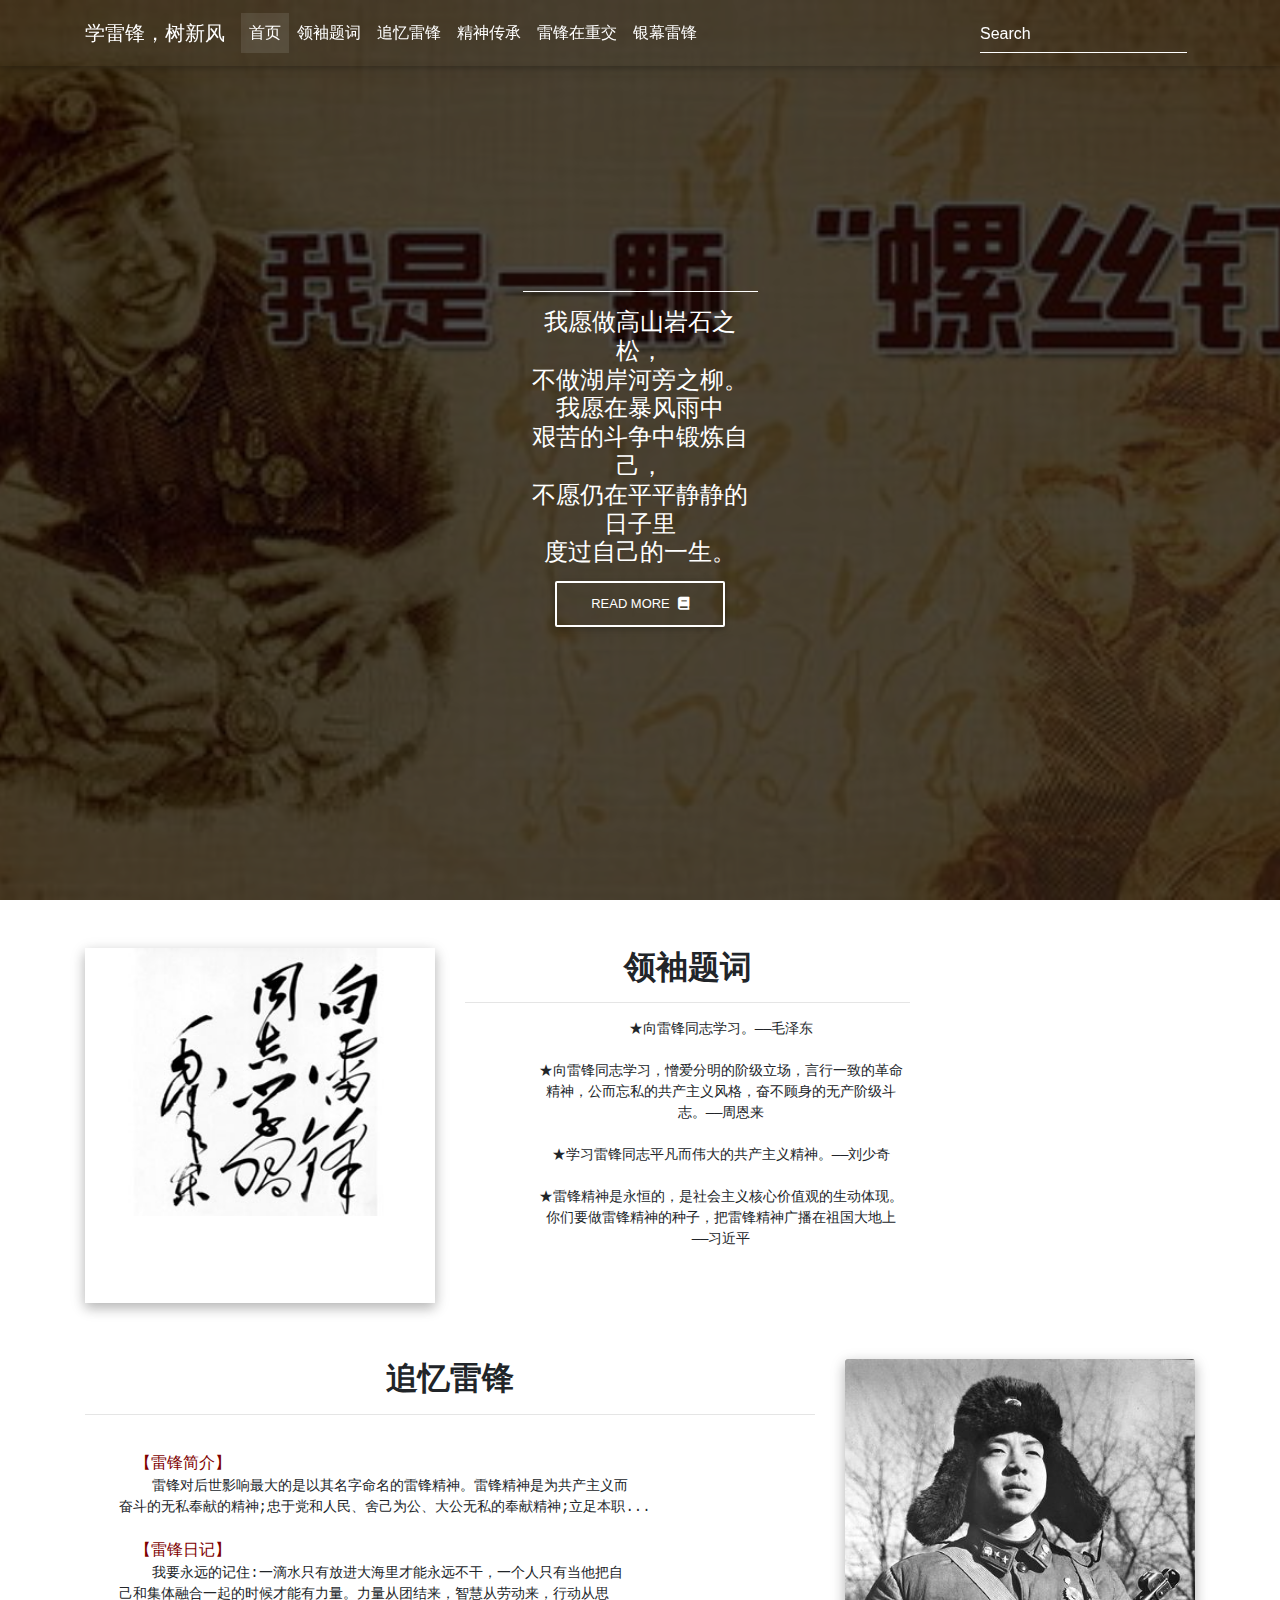
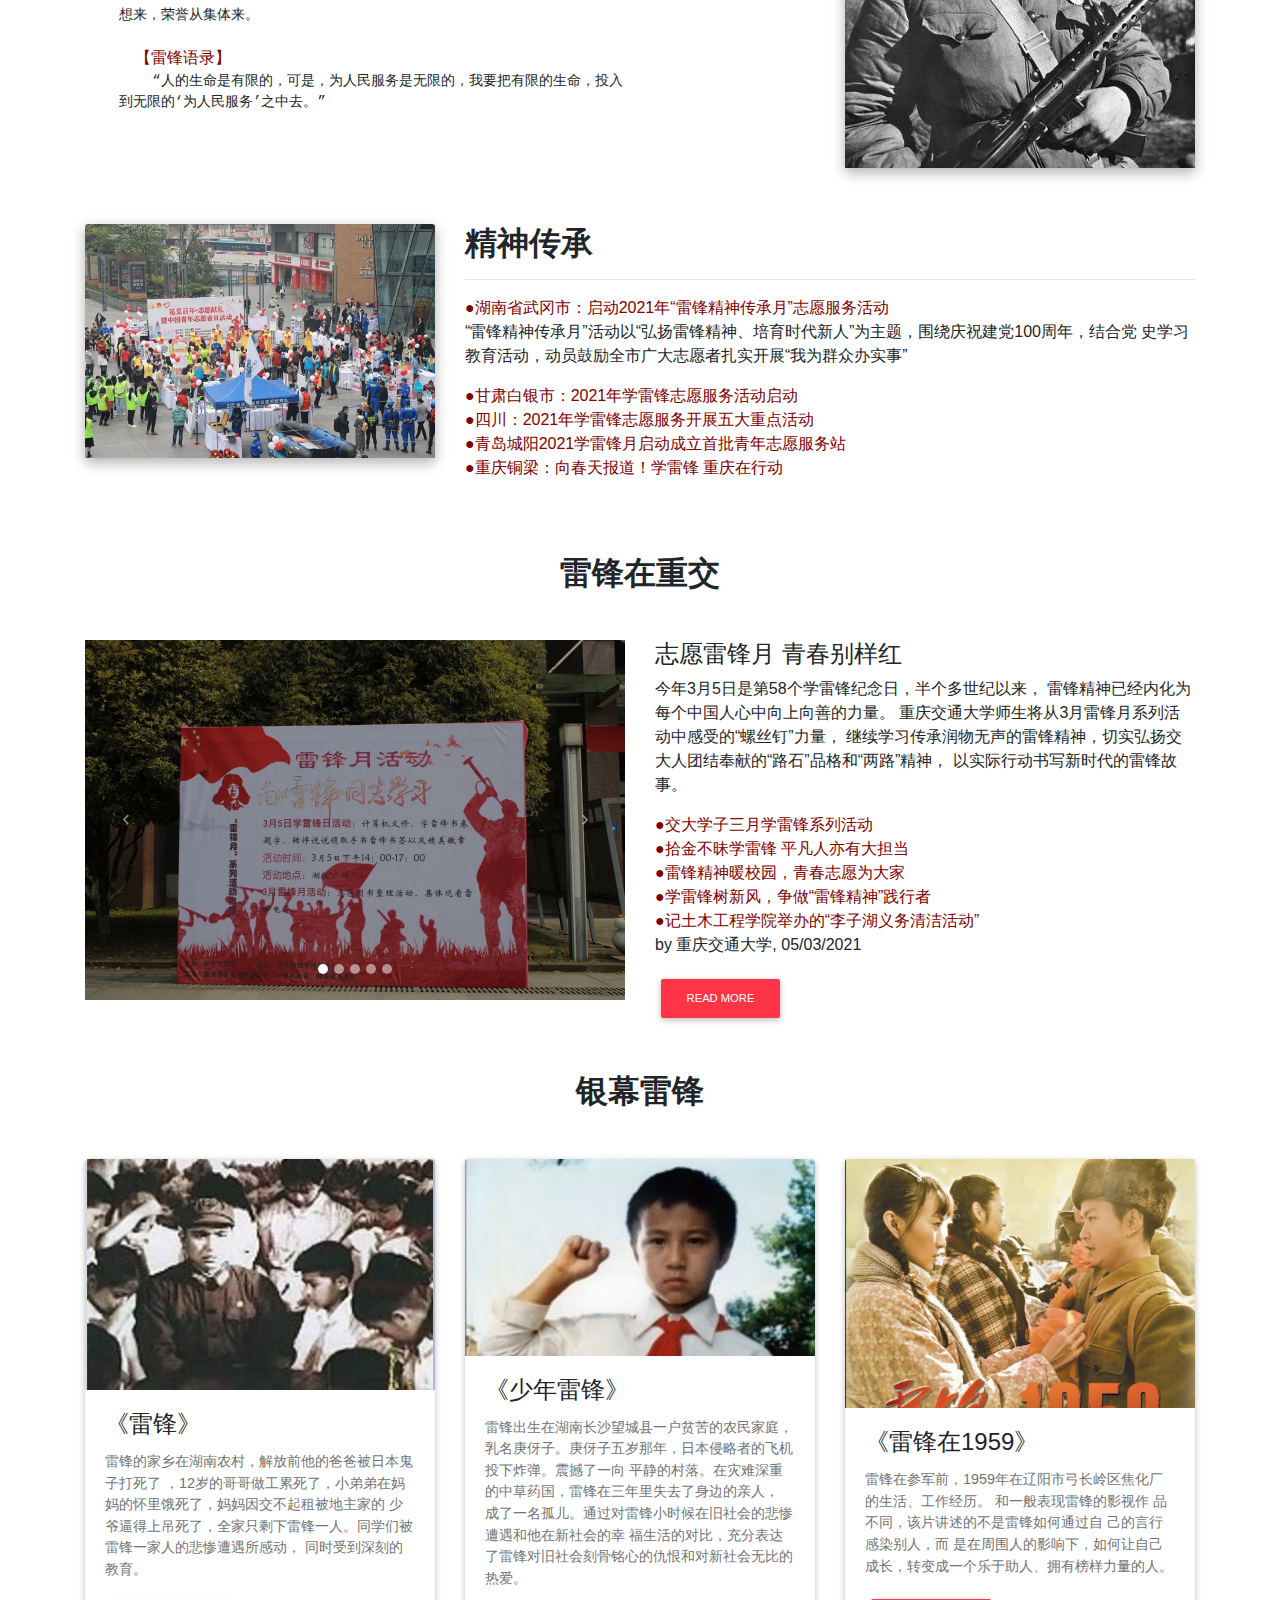
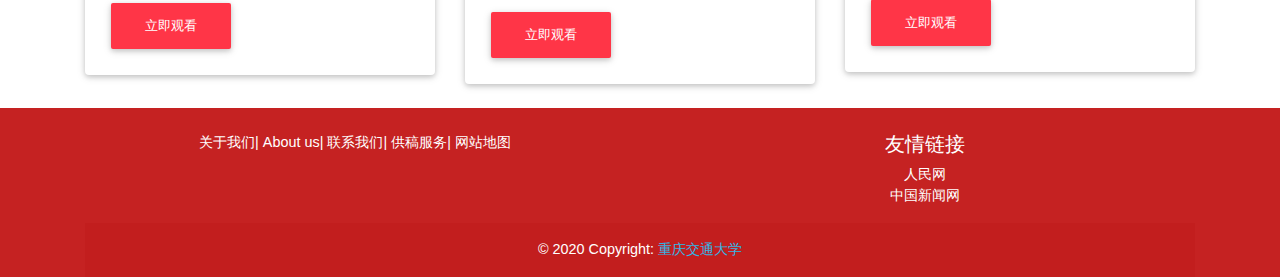
<file: index.html>
<!DOCTYPE html>
<html>

<head>
  <meta charset="UTF-8">
  <meta name="viewport" content="width=device-width, initial-scale=1, shrink-to-fit=no">
  <meta http-equiv="x-ua-compatible" content="ie=edge">
  <title>学雷锋，树新风</title>
  <!-- MDB icon -->
  <link rel="icon" href="img/mdb-favicon.ico" type="image/x-icon">
  <!-- Font Awesome -->
  <link rel="stylesheet" href="https://use.fontawesome.com/releases/v5.11.2/css/all.css">
  <!-- Bootstrap core CSS -->
  <link rel="stylesheet" href="css/bootstrap.min.css">
  <!-- Material Design Bootstrap -->
  <link rel="stylesheet" href="css/mdb.min.css">
  <!-- Your custom styles (optional) -->
  <link rel="stylesheet" href="css/style.css">
</head>

<body>

  <!-- start your project here -->
  <!--Main Navigation-->
  <header>
    <!--Navbar-->
    <nav class="navbar navbar-expand-md navbar-dark danger-color scrolling-navbar fixed-top">
      <div class="container">
        <!-- Navbar brand -->
        <a class="navbar-brand" href="#">学雷锋，树新风</a>
        <!-- Collapse button -->
        <button class="navbar-toggler" type="button" data-toggle="collapse" data-target="#basicExampleNav"
          aria-controls="basicExampleNav" aria-expanded="false" aria-label="Toggle navigation">
          <span class="navbar-toggler-icon"></span>
        </button>
        <!-- Collapsible content -->
        <div class="collapse navbar-collapse" id="basicExampleNav">
          <!-- Links -->
          <ul class="navbar-nav mr-auto">
            <li class="nav-item active">
              <a class="nav-link" href="#intro">首页
                <span class="sr-only">(current)</span>
              </a>
            </li>
            <li class="nav-item">
              <a class="nav-link" href="#lx">领袖题词</a>
            </li>
            <li class="nav-item">
              <a class="nav-link" href="#zy">追忆雷锋</a>
            </li>
            <li class="nav-item">
              <a class="nav-link" href="#js">精神传承</a>
            </li>
            <li class="nav-item">
              <a class="nav-link" href="#gallery">雷锋在重交</a>
            </li>
            <li class="nav-item">
              <a class="nav-link" href="#ym">银幕雷锋</a>
            </li>
          </ul>
          <!-- Links -->
          <form class="form-inline">
            <div class="md-form my-0">
              <a href="https://www.baidu.com/">
                <input class="form-control mr-sm-2" type="text" placeholder="Search" aria-label="Search">
              </a>
            </div>
          </form>
        </div>
        <!-- Collapsible content -->
      </div>
    </nav>
    <!--/.Navbar-->
    <!--Mask-->
    <div id="intro" class="view">

      <div class="mask rgba-black-strong">

        <div class="container-fluid d-flex align-items-center justify-content-center h-100">

          <div class="row d-flex justify-content-center text-center">

            <div class="col-md-10">

              <!-- Heading -->
              <h2 class="display-4 font-weight-bold white-text  mb-4"></h2>

              <!-- Divider -->
              <hr class="hr-light">

              <!-- Description -->
              <h4 class="white-text my-12">

                <div>我愿做高山岩石之松，<br></div>
                <div>不做湖岸河旁之柳。<br></div>
                <div>我愿在暴风雨中<br></div>
                <div>艰苦的斗争中锻炼自己，<br></div>
                <div>不愿仍在平平静静的日子里<br></div>
                <div>度过自己的一生。<br></div>

              </h4>
              <a href="https://mbd.baidu.com/ma/s/OPGcgn96">
                <button type="button" class="btn btn-outline-white">
                  Read more<i class="fas fa-book ml-2"></i></button>
              </a>
            </div>

          </div>

        </div>

      </div>

    </div>
    <!--/.Mask-->
  </header>
  <!--Main Navigation-->

  <!--Main layout-->
  <main class="mt-5">
    <!--Main container-->
    <div class="container">

      <!--领袖题词-->
      <div id="lx" class="row mt-5">
        <!--Grid column 1-->
        <div class="col-md-4 mb-2">
          <div class="view overlay z-depth-1-half">
            <img src="./img/雷锋8.jpg" class="card-img-top" alt="">
            <div class="mask rgba-white-light"></div>
          </div>
        </div>
        <!--Grid column-->
        <!--Grid column 2-->
        <div class="col-md-5 mb-4 text-center">
          <h2 class="font-weight-bold">领袖题词</h2>
          <hr>
          <pre>
        ★向雷锋同志学习。——毛泽东

        ★向雷锋同志学习，憎爱分明的阶级立场，言行一致的革命
        精神，公而忘私的共产主义风格，奋不顾身的无产阶级斗
        志。——周恩来
    
        ★学习雷锋同志平凡而伟大的共产主义精神。——刘少奇
    
        ★雷锋精神是永恒的，是社会主义核心价值观的生动体现。
        你们要做雷锋精神的种子，把雷锋精神广播在祖国大地上
        ——习近平
         </pre>
        </div>
        <!--Grid column-->
      </div>
      <!--领袖题词-->

      <!--追忆雷锋-->
      <div id="zy" class="row mt-5">
        <!--Grid column 2-->
        <div class="col-md-8 mb-4">
          <h2 class="font-weight-bold text-center">追忆雷锋</h2>
          <hr>
          <pre>
    <a href="https://baike.so.com/doc/5331212-5566449.html" target="_blank">
      <FONT color=#800000 size=3><STRONG>【雷锋简介】</STRONG></FONT></a>
        雷锋对后世影响最大的是以其名字命名的雷锋精神。雷锋精神是为共产主义而
    奋斗的无私奉献的精神;忠于党和人民、舍己为公、大公无私的奉献精神;立足本职...
    <a href="https://baike.so.com/doc/3798735-3989776.html" target="_blank">
      <FONT color=#800000 size=3><STRONG>【雷锋日记】</STRONG></FONT></a>
        我要永远的记住:一滴水只有放进大海里才能永远不干，一个人只有当他把自
    己和集体融合一起的时候才能有力量。力量从团结来，智慧从劳动来，行动从思
    想来，荣誉从集体来。
    <a href="https://www.sohu.com/a/299207630_798768" target="_blank">
      <FONT color=#800000 size=3><STRONG>【雷锋语录】</STRONG></FONT></a>
        “人的生命是有限的，可是，为人民服务是无限的，我要把有限的生命，投入
    到无限的‘为人民服务’之中去。”
            </pre>
        </div>
        <!--Grid column-->
        <!--Grid column 1-->
        <div class="col-md-4 mb-2">
          <div class="view overlay z-depth-1-half">
            <img src="./img/雷锋11.jpg" class="card-img-top" alt="">
            <div class="mask rgba-white-light"></div>
          </div>
        </div>
        <!--Grid column-->
      </div>
      <!--追忆雷锋-->

      <!--精神传承-->
      <div id="js" class="row mt-5">
        <!--Grid column 1-->
        <div class="col-md-4 mb-5">
          <div class="view overlay z-depth-1-half">
            <img src="./img/雷锋9.jpg" class="card-img-top" alt="">
            <div class="mask rgba-white-light"></div>
          </div>
        </div>
        <!--Grid column-->
        <!--Grid column 2-->
        <div class="col-md-8 mb-4">
          <h2 class="font-weight-bold ">精神传承</h2>
          <hr>

          <a href="http://finance.sina.com.cn/roll/2021-03-18/doc-ikkntiam4575710.shtml" target="_blank">
            <FONT color=#800000 size=3><STRONG>
                ●湖南省武冈市：启动2021年“雷锋精神传承月”志愿服务活动</STRONG></FONT>
          </a>
          <p>“雷锋精神传承月”活动以“弘扬雷锋精神、培育时代新人”为主题，围绕庆祝建党100周年，结合党
            史学习教育活动，动员鼓励全市广大志愿者扎实开展“我为群众办实事”</p>

          <a href="https://www.so.com/link?m=bFqxutjNJ7EE3uSvBfaunBLCVe8hP8PYEsRTByoMGBif1%2FGt8
          2xhjEPY7TMTcRnFe32KpGOBbF%2FaowgXRw7L8B3kabDsQ%2BCMsxUjDEKOFHs58fv6DPUR71VnqgD28VPqFQcn
          Qma2bz2MUcfjSCHeFvpWxLILsK%2BElnpIuIkz3A6ht7wfJSCxwmr703%2FE%3D" target="_blank">
            <FONT color=#800000 size=3><STRONG>●甘肃白银市：2021年学雷锋志愿服务活动启动</STRONG></FONT><br>
          </a>
          <a href="https://www.163.com/dy/article/G4AFP9LK05149V0C.html" target="_blank">
            <FONT color=#800000 size=3><STRONG>●四川：2021年学雷锋志愿服务开展五大重点活动</STRONG></FONT><br>
          </a>
          <a href="http://www.sd.xinhuanet.com/sd/qd/2021-03/05/c_1127173498.htm" target="_blank">
            <FONT color=#800000 size=3><STRONG>●青岛城阳2021学雷锋月启动成立首批青年志愿服务站</STRONG></FONT><br>
          </a>
          <a href="http://cq.cqnews.net/html/2021-03/05/content_51269491.html" target="_blank">
            <FONT color=#800000 size=3><STRONG>●重庆铜梁：向春天报道！学雷锋 重庆在行动</STRONG></FONT><br>
          </a>

        </div>
        <!--Grid column-->
      </div>
      <!--精神传承-->

      <!--Section: Gallery-->
      <section id="gallery">

        <!-- Heading -->
        <h2 class="mt-5 mb-5 font-weight-bold text-center">雷锋在重交</h2>

        <!--Grid row-->
        <div class="row">

          <!--Grid column-->
          <div class="col-md-6 mb-4">

            <!--Carousel Wrapper-->
            <div id="carousel-example-2" class="carousel slide carousel-fade" data-ride="carousel">
              <!--Indicators-->
              <ol class="carousel-indicators">
                <li data-target="#carousel-example-2" data-slide-to="0" class="active"></li>
                <li data-target="#carousel-example-2" data-slide-to="1"></li>
                <li data-target="#carousel-example-2" data-slide-to="2"></li>
                <li data-target="#carousel-example-2" data-slide-to="3"></li>
                <li data-target="#carousel-example-2" data-slide-to="4"></li>
              </ol>
              <!--/.Indicators-->
              <!--Slides-->
              <div class="carousel-inner" role="listbox">
                <div class="carousel-item active">
                  <div class="view">
                    <img class="d-block w-100" src="./img/雷锋活动1.jpg" alt="First slide">
                    <div class="mask rgba-black-light"></div>
                  </div>
                  <div class="carousel-caption">
                    <h3 class="h3-responsive"></h3>
                  </div>
                </div>
                <div class="carousel-item">
                  <!--Mask color-->
                  <div class="view">
                    <img class="d-block w-100" src="./img/雷锋活动2.jpg" alt="Second slide">
                    <div class="mask rgba-black-strong"></div>
                  </div>
                  <div class="carousel-caption">
                    <h3 class="h3-responsive"></h3>
                  </div>
                </div>
                <div class="carousel-item">
                  <!--Mask color-->
                  <div class="view">
                    <img class="d-block w-100" src="./img/雷锋活动3.jpg" alt="Third slide">
                    <div class="mask rgba-black-slight"></div>
                  </div>
                  <div class="carousel-caption">
                    <h3 class="h3-responsive"></h3>
                  </div>
                </div>
                <div class="carousel-item">
                  <!--Mask color-->
                  <div class="view">
                    <img class="d-block w-100" src="./img/雷锋活动4.jpg" alt="Fourth slide">
                    <div class="mask rgba-black-slight"></div>
                  </div>
                  <div class="carousel-caption">
                    <h3 class="h3-responsive"></h3>
                  </div>
                </div>
                <div class="carousel-item">
                  <!--Mask color-->
                  <div class="view">
                    <img class="d-block w-100" src="./img/雷锋活动5.jpg" alt="Fifth slide">
                    <div class="mask rgba-black-slight"></div>
                  </div>
                  <div class="carousel-caption">
                    <h3 class="h3-responsive"></h3>
                  </div>
                </div>
              </div>
              <!--/.Slides-->
              <!--Controls-->
              <a class="carousel-control-prev" href="#carousel-example-2" role="button" data-slide="prev">
                <span class="carousel-control-prev-icon" aria-hidden="true"></span>
                <span class="sr-only">Previous</span>
              </a>
              <a class="carousel-control-next" href="#carousel-example-2" role="button" data-slide="next">
                <span class="carousel-control-next-icon" aria-hidden="true"></span>
                <span class="sr-only">Next</span>
              </a>
              <!--/.Controls-->
            </div>
            <!--/.Carousel Wrapper-->

          </div>
          <!--Grid column-->

          <!--Grid column-->
          <div class="col-md-6">

            <!--Excerpt-->

            <h4 class="mb-2"><strong>志愿雷锋月 青春别样红</strong></h4>
            <p>今年3月5日是第58个学雷锋纪念日，半个多世纪以来，
              雷锋精神已经内化为每个中国人心中向上向善的力量。
              重庆交通大学师生将从3月雷锋月系列活动中感受的“螺丝钉”力量，
              继续学习传承润物无声的雷锋精神，切实弘扬交大人团结奉献的“路石”品格和“两路”精神，
              以实际行动书写新时代的雷锋故事。</p>
            <div>
              <a href="http://news.cqjtu.edu.cn/info/1023/42088.htm" target='_blank'>
                <FONT color=#800000 size=3><STRONG>●交大学子三月学雷锋系列活动</STRONG></FONT><br>

              </a>
              <a href="http://news.cqjtu.edu.cn/info/1023/42061.htm" target='_blank'>
                <FONT color=#800000 size=3><STRONG>●拾金不昧学雷锋 平凡人亦有大担当</STRONG></FONT><br>

              </a>
              <a href="http://news.cqjtu.edu.cn/info/1023/42043.htm" target='_blank'>
                <FONT color=#800000 size=3><STRONG>●雷锋精神暖校园，青春志愿为大家</STRONG></FONT><br>

              </a>
              <a href="http://news.cqjtu.edu.cn/info/1023/42019.htm" target='_blank'>
                <FONT color=#800000 size=3><STRONG>●学雷锋树新风，争做“雷锋精神”践行者</STRONG></FONT><br>
              </a>
              <a href="http://news.cqjtu.edu.cn/info/1023/34220.htm" target='_blank'>
                <FONT color=#800000 size=3><STRONG>●记土木工程学院举办的“李子湖义务清洁活动”</STRONG></FONT><br>
              </a>
              <p>by <a><strong>重庆交通大学</strong></a>, 05/03/2021</p>
              <a href="http://www.cqjtu.edu.cn/" target='_blank' class="btn btn-danger btn-md">Read more</a>
            </div>
          </div>
          <!--Grid column-->

        </div>
        <!--Grid row-->

      </section>
      <!--Section: Gallery-->

      <!--银幕雷锋-->
      <h2 class="mt-5 mb-5 font-weight-bold text-center">银幕雷锋</h2>
      <div id="ym" class="row">

        <!--Grid column-->
        <div class="col-lg-4 col-md-12">

          <!--Card-->
          <div class="card">

            <!--Card image-->
            <div class="view overlay">
              <img src="./img/雷锋电影1.jpg" class="card-img-top" alt="">
              <a href="#">
                <div class="mask rgba-white-slight"></div>
              </a>
            </div>

            <!--Card content-->
            <div class="card-body">
              <!--Title-->
              <h4 class="card-title">《雷锋》</h4>
              <!--Text-->
              <p class="card-text">雷锋的家乡在湖南农村，解放前他的爸爸被日本鬼子打死了
                ，12岁的哥哥做工累死了，小弟弟在妈妈的怀里饿死了，妈妈因交不起租被地主家的
                少爷逼得上吊死了，全家只剩下雷锋一人。同学们被雷锋一家人的悲惨遭遇所感动，
                同时受到深刻的教育。</p>
              <a href="https://www.mgtv.com/b/339449/8273292.html?cxid=90f0zbamf" target="_blank"
                class="btn btn-danger">立即观看</a>
            </div>

          </div>
          <!--/.Card-->

        </div>
        <!--Grid column-->

        <!--Grid column-->
        <div class="col-lg-4 col-md-6">

          <!--Card-->
          <div class="card">

            <!--Card image-->
            <div class="view overlay">
              <img src="./img/雷锋电影2.jpg" class="card-img-top" alt="">
              <a href="#">
                <div class="mask rgba-white-slight"></div>
              </a>
            </div>

            <!--Card content-->
            <div class="card-body">
              <!--Title-->
              <h4 class="card-title">《少年雷锋》</h4>
              <!--Text-->
              <p class="card-text">雷锋出生在湖南长沙望城县一户贫苦的农民家庭，
                乳名庚伢子。庚伢子五岁那年，日本侵略者的飞机投下炸弹。震撼了一向
                平静的村落。在灾难深重的中草药国，雷锋在三年里失去了身边的亲人，
                成了一名孤儿。通过对雷锋小时候在旧社会的悲惨遭遇和他在新社会的幸
                福生活的对比，充分表达了雷锋对旧社会刻骨铭心的仇恨和对新社会无比的热爱。</p>
              <a href="https://www.iqiyi.com/v_19rrny8rs4.html?vfm=f_191_360y&fv=p_09_01" target="_blank"
                class="btn btn-danger">立即观看</a>
            </div>

          </div>
          <!--/.Card-->

        </div>
        <!--Grid column-->

        <!--Grid column-->
        <div class="col-lg-4 col-md-6">

          <!--Card-->
          <div class="card">

            <!--Card image-->
            <div class="view overlay">
              <img src="./img/雷锋在1959（3）.jpg" class="card-img-top" alt="">
              <a href="#">
                <div class="mask rgba-white-slight"></div>
              </a>
            </div>

            <!--Card content-->
            <div class="card-body">
              <!--Title-->
              <h4 class="card-title">《雷锋在1959》</h4>
              <!--Text-->
              <p class="card-text">雷锋在参军前，1959年在辽阳市弓长岭区焦化厂的生活、工作经历。
                和一般表现雷锋的影视作 品不同，该片讲述的不是雷锋如何通过自 己的言行感染别人，而
                是在周围人的影响下，如何让自己成长，转变成一个乐于助人、拥有榜样力量的人。</p>
              <a href="https://www.1905.com/vod/play/784652.shtml?__hz=ccb0989662211f61&api_source=360_vodlist_add"
                target="_blank" class="btn btn-danger">立即观看</a>
            </div>

          </div>
          <!--/.Card-->

        </div>
        <!--Grid column-->

      </div>
      <!--银幕雷锋-->


    </div>
    <!--Main container-->
  </main>
  <!--Main layout-->

  <!-- Footer -->
  <footer class="page-footer font-small red pt-4 mt-4">

    <!-- Footer Links -->
    <div class="container text-center text-md-left">

      <!-- Grid row -->
      <div class="row">

        <!-- Grid column -->
        <div class=" col-md-6 mt-md-0 mt-3">


          <div class="text-center pagebottom">
            <div class="pagebottom_nav">

              <a href="./aboutus.html">关于我们</a><span>|</span> <a href="./aboutus.html">About
                us</a><span>|</span> <a href="lookfor.html">联系我们</a><span>|</span>  <a
                href="./lookfor.html">供稿服务</a><span>|</span> <a href="/common/footer/sitemap.shtml">网站地图</a>
              <div style="display:none;"><span>|</span> <a href="./lookfor.html">留言反馈</a></div>
            </div>


          </div>
          <!-- Grid column -->
        </div>



        <!-- Grid column -->
        <div class="text-center col-md-6 mb-md-0 mb-3">

          <!-- Links -->
          <h5 class="text-uppercase">友情链接</h5>

          <ul class="list-unstyled">
            <li>
              <a href="http://www.people.com.cn/">人民网</a>
            </li>
            <li>
              <a href="http://www.chinanews.com/">中国新闻网</a>
            </li>

          </ul>

        </div>
        <!-- Grid column -->


        <!-- Grid row -->

      </div>
      <!-- Footer Links -->
      <!-- Copyright -->
      <div class="text-center p-3" style="background-color: rgba(187, 15, 15, 0.2);">
        © 2020 Copyright:
        <a class="text-info" href="http://www.cqjtu.edu.cn/">重庆交通大学</a>
      </div>
      <!-- Copyright -->


  </footer>
  <!-- Footer -->
  <!-- end your project here -->

  <!-- jQuery -->
  <script type="text/javascript" src="js/jquery.min.js"></script>
  <!-- Bootstrap tooltips -->
  <script type="text/javascript" src="js/popper.min.js"></script>
  <!-- Bootstrap core JavaScript -->
  <script type="text/javascript" src="js/bootstrap.min.js"></script>
  <!-- MDB core JavaScript -->
  <script type="text/javascript" src="js/mdb.min.js"></script>
  <!-- Your custom scripts (optional) -->
  <script type="text/javascript">
    // Carousel options
    $('#carousel-example-2').carousel({
      interval: 2000, // 间隔时间, 默认5000毫秒, 如果设置为false则不会自动播放
      pause: false, // 鼠标移上后是否暂停, 默认暂停
      wrap: true, // 是否循环轮播, 默认循环
    });
  </script>
</body>

</html>
</file>
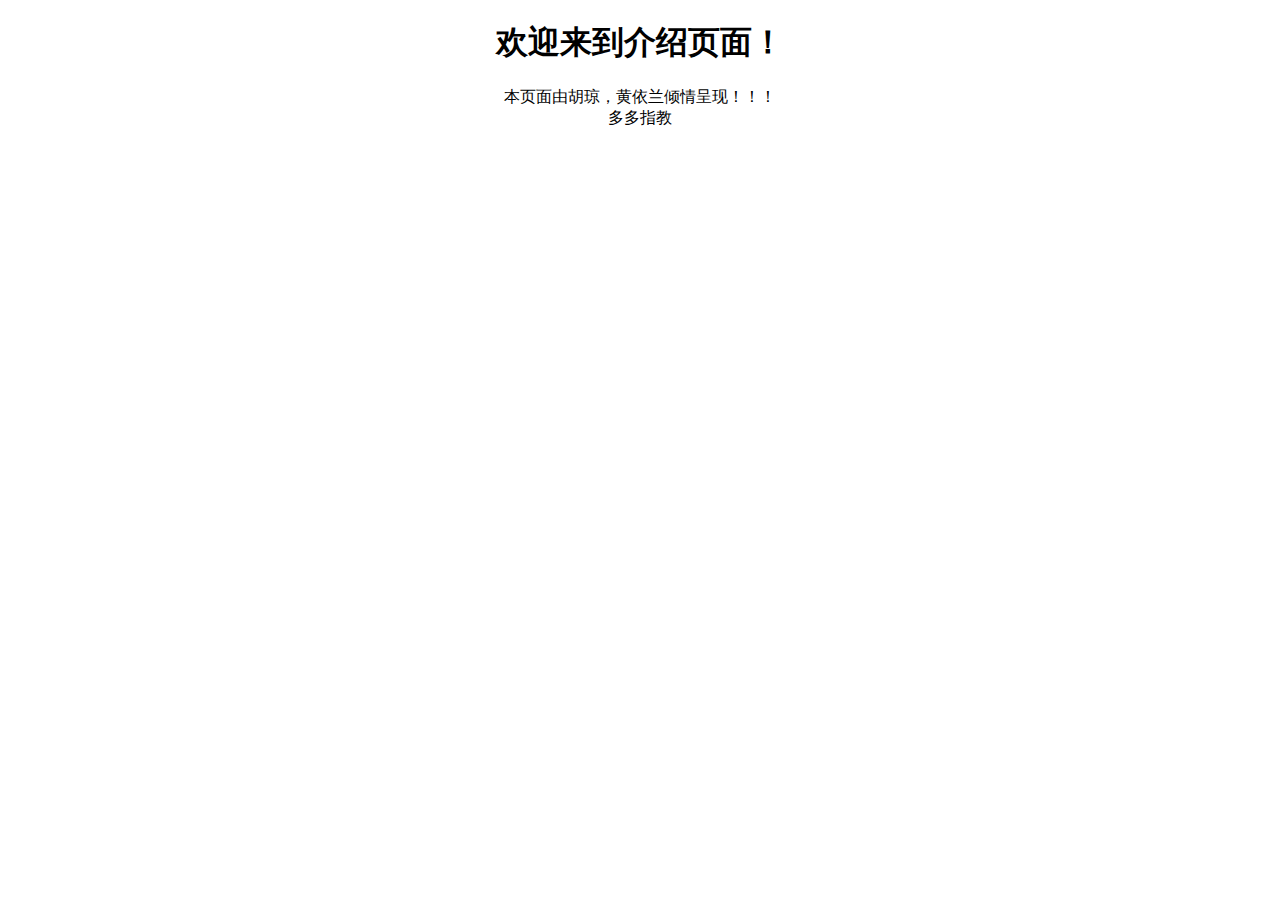
<file: aboutus.html>
<!DOCTYPE html>
<html lang="en">
<head>
    <meta charset="UTF-8">
    <meta http-equiv="X-UA-Compatible" content="IE=edge">
    <meta name="viewport" content="width=device-width, initial-scale=1.0">
    <title>About us</title>
</head>
<body>
    <h1 align="center">欢迎来到介绍页面！</h1>
    <p align="center">本页面由胡琼，黄依兰倾情呈现！！！<br>多多指教</p>
</body>
</html>
</file>
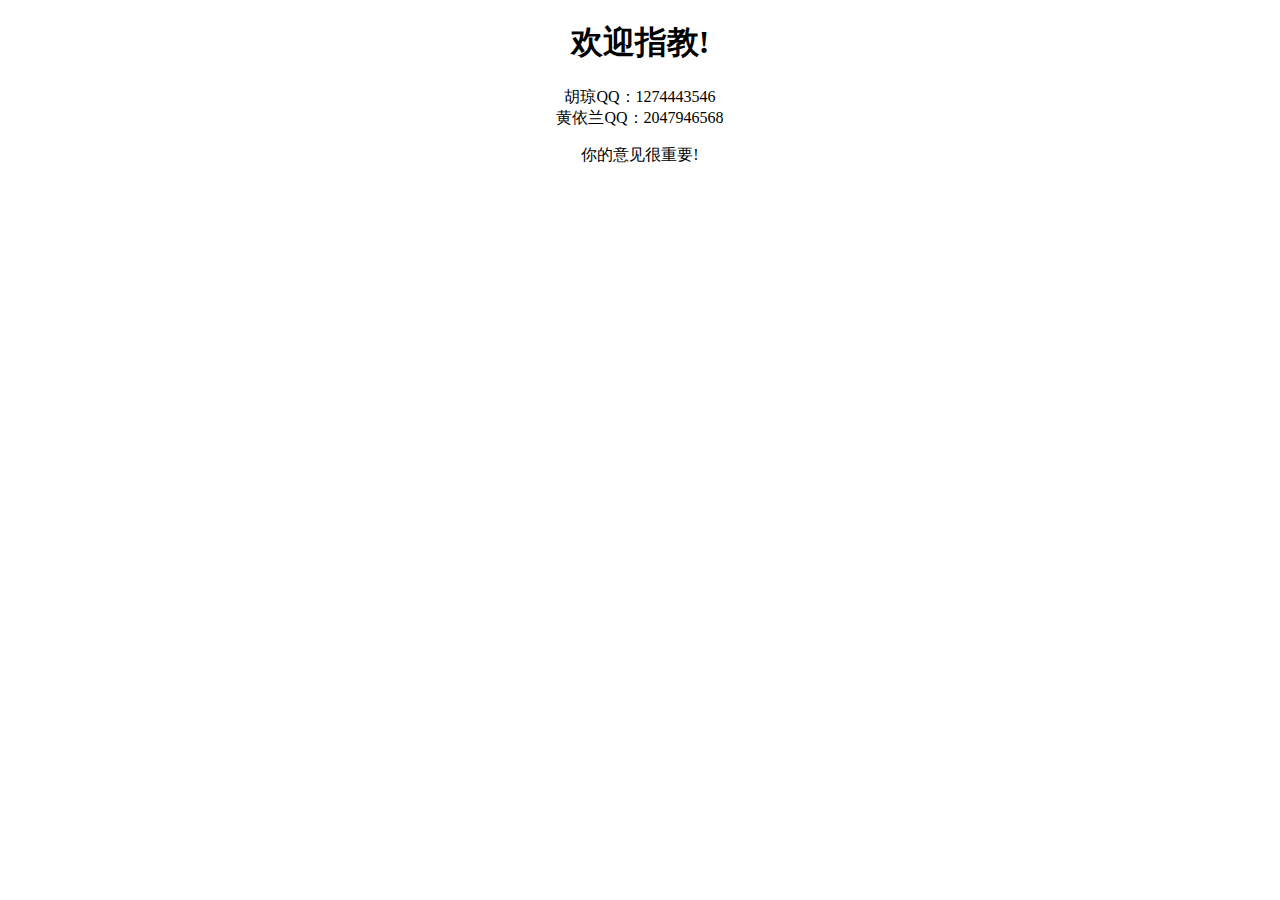
<file: lookfor.html>
<!DOCTYPE html>
<html lang="en">
<head>
    <meta charset="UTF-8">
    <meta http-equiv="X-UA-Compatible" content="IE=edge">
    <meta name="viewport" content="width=device-width, initial-scale=1.0">
    <title>Look for</title>
</head>
<body>
    <h1 align="center">欢迎指教!</h1>
    <p align="center">胡琼QQ：1274443546<br>黄依兰QQ：2047946568</p>
    <p align="center">你的意见很重要!</p>
</body>
</html>
</file>
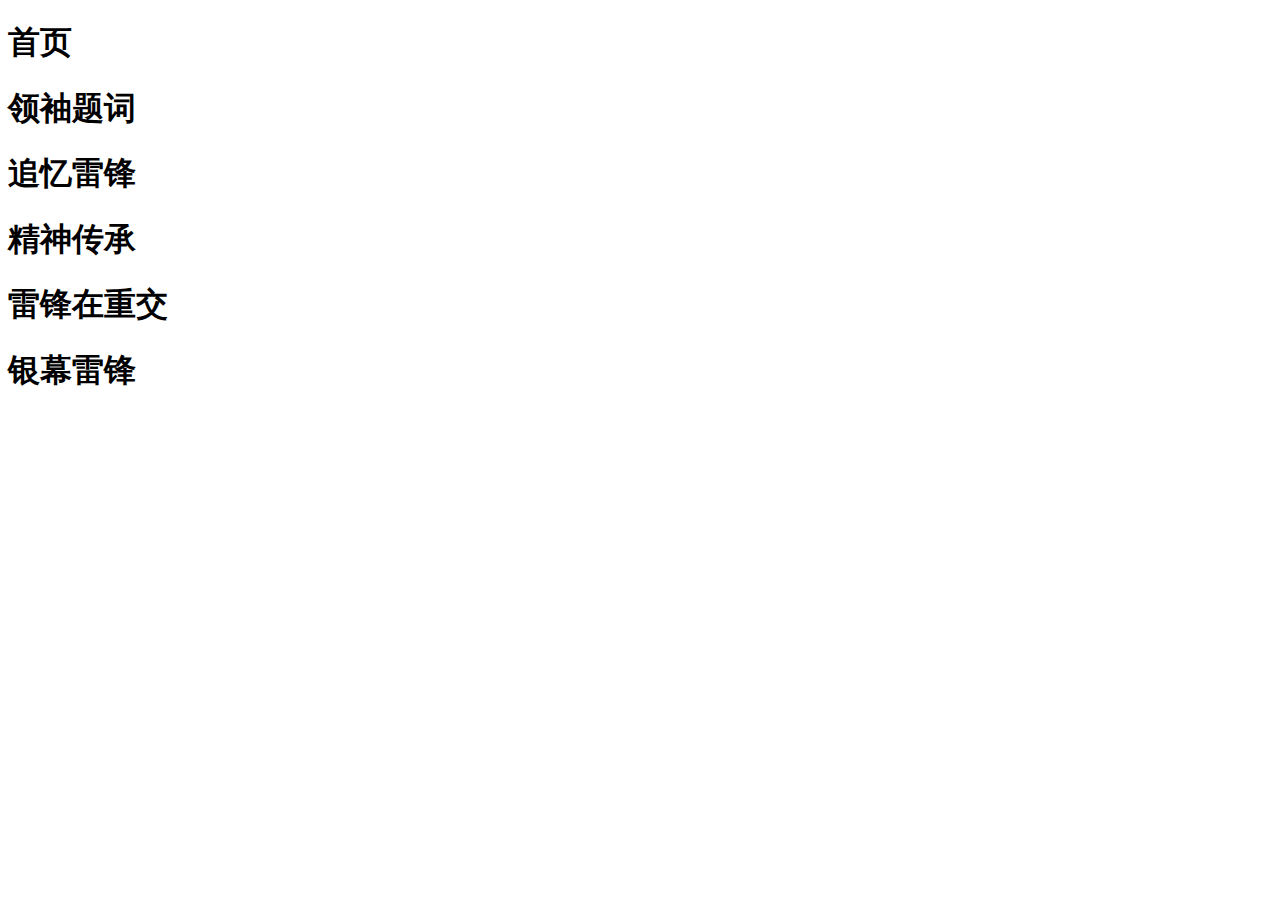
<file: map.html>
<!DOCTYPE html>
<html lang="en">
<head>
    <meta charset="UTF-8">
    <meta http-equiv="X-UA-Compatible" content="IE=edge">
    <meta name="viewport" content="width=device-width, initial-scale=1.0">
    <title>Map</title>
</head>
<body>
    <h1>首页</h1>
    <h1>领袖题词</h1>
    <h1>追忆雷锋</h1>
    <h1>精神传承</h1>
    <h1>雷锋在重交</h1>
    <h1>银幕雷锋</h1>
</body>
</html>
</file>
<file: css/style.css>
html,
body,
header,
#intro {
    height: 100%;
}

#intro {
    background: url("../img/雷锋2.jpg")no-repeat center center fixed;
    -webkit-background-size: cover; /* 针对Chrome, Safari, Edge等浏览器 */
    -moz-background-size: cover;    /* 针对Firefox浏览器 */
    -o-background-size: cover;      /* 针对Operallq */
    background-size: cover;         /* 通用 */
}

.top-nav-collapse {
  background-color: #b32323;
}






/* Required for full background image */
html,
body,
header,
.view {
  height: 100%;
}

@media (max-width: 740px) {
  html,
  body,
  header,
  .view {
    height: 100vh;
  }
}

.top-nav-collapse ,.page-footer{
  background-color: #c52222 !important;
}

.navbar:not(.top-nav-collapse) {
  background: transparent !important;
}

@media (max-width: 991px) {
  .navbar:not(.top-nav-collapse) {
    background: #563e91 !important;
  }
}

.rgba-gradient {
  background: rgba(35, 7, 77, 0.6);  /* fallback for old browsers */
  background: -webkit-linear-gradient(to right, rgba(204, 83, 51, 0.6), rgba(35, 7, 77, 0.6));  /* Chrome 10-25, Safari 5.1-6 */
  background: linear-gradient(to right, rgba(204, 83, 51, 0.6), rgba(35, 7, 77, 0.6)); /* W3C, IE 10+/ Edge, Firefox 16+, Chrome 26+, Opera 12+, Safari 7+ */
}

.streak.streak-photo {
  background-attachment: fixed;
}
</file>
